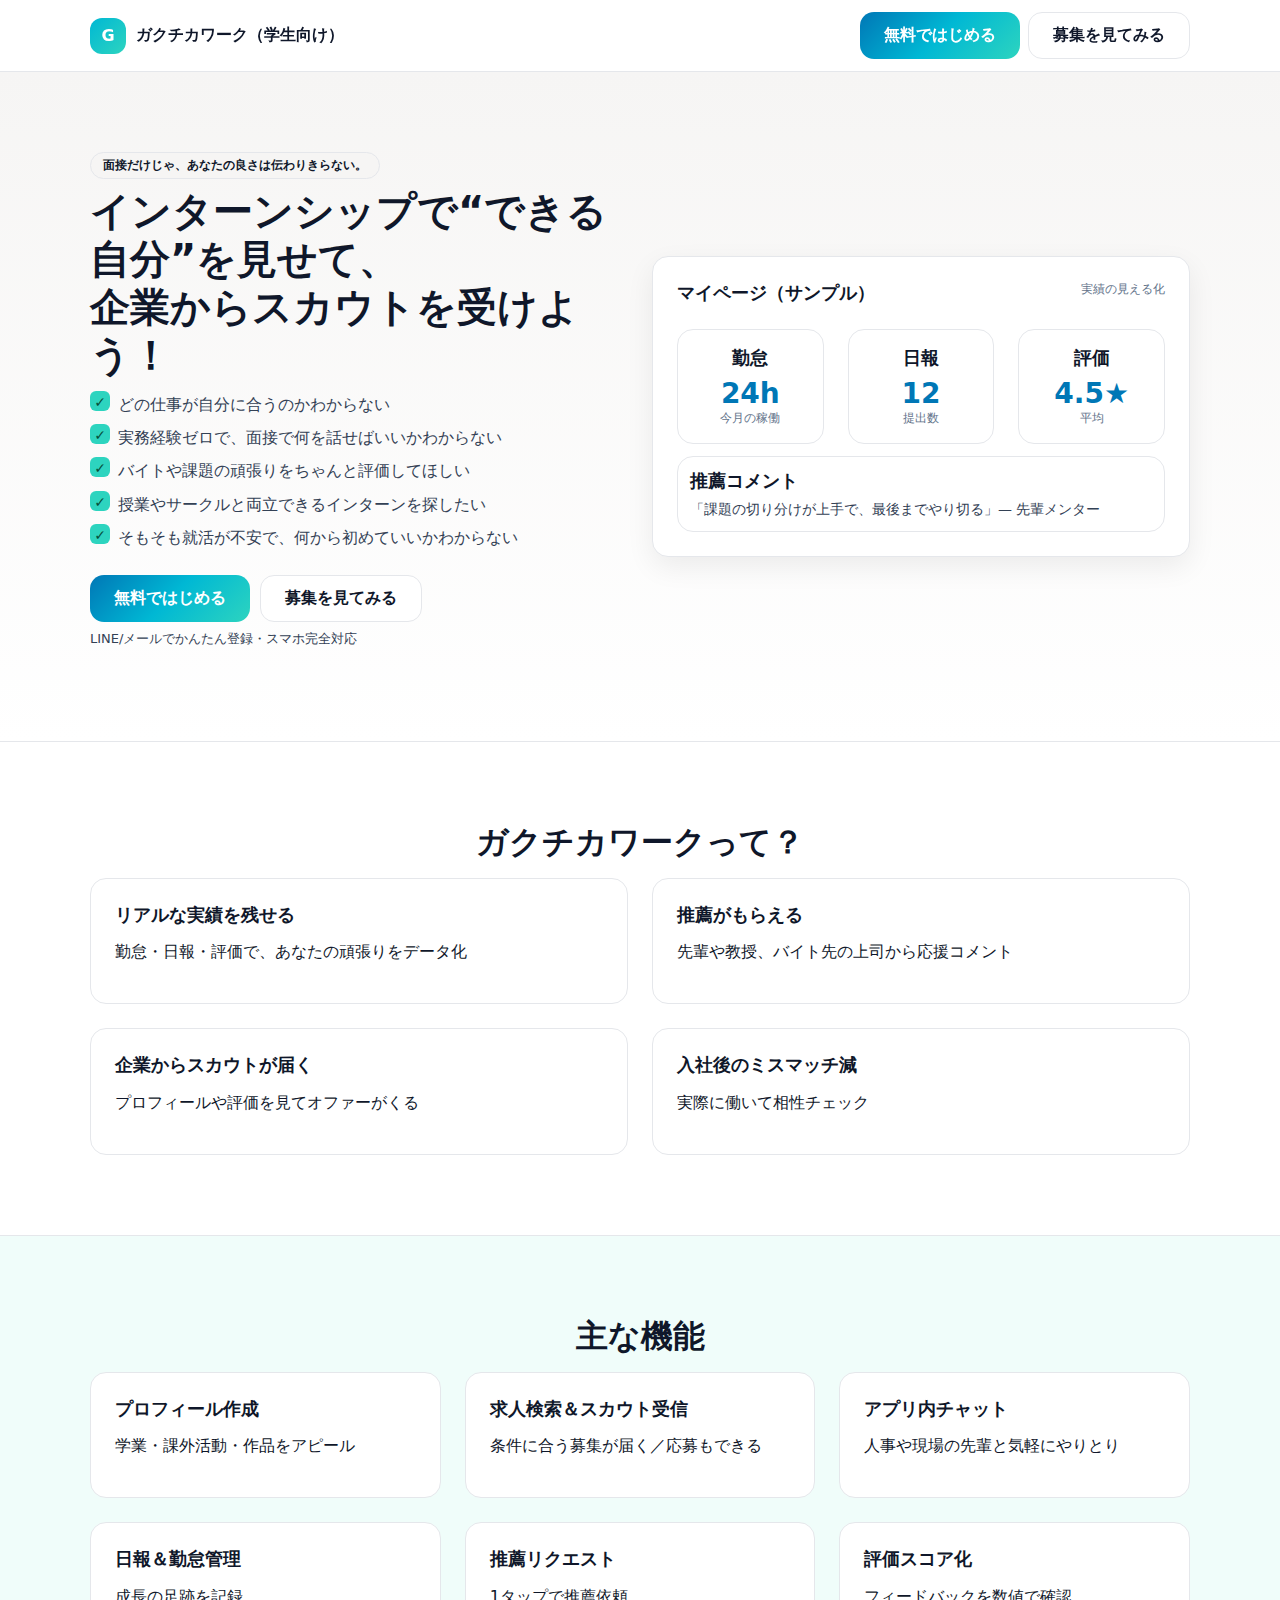
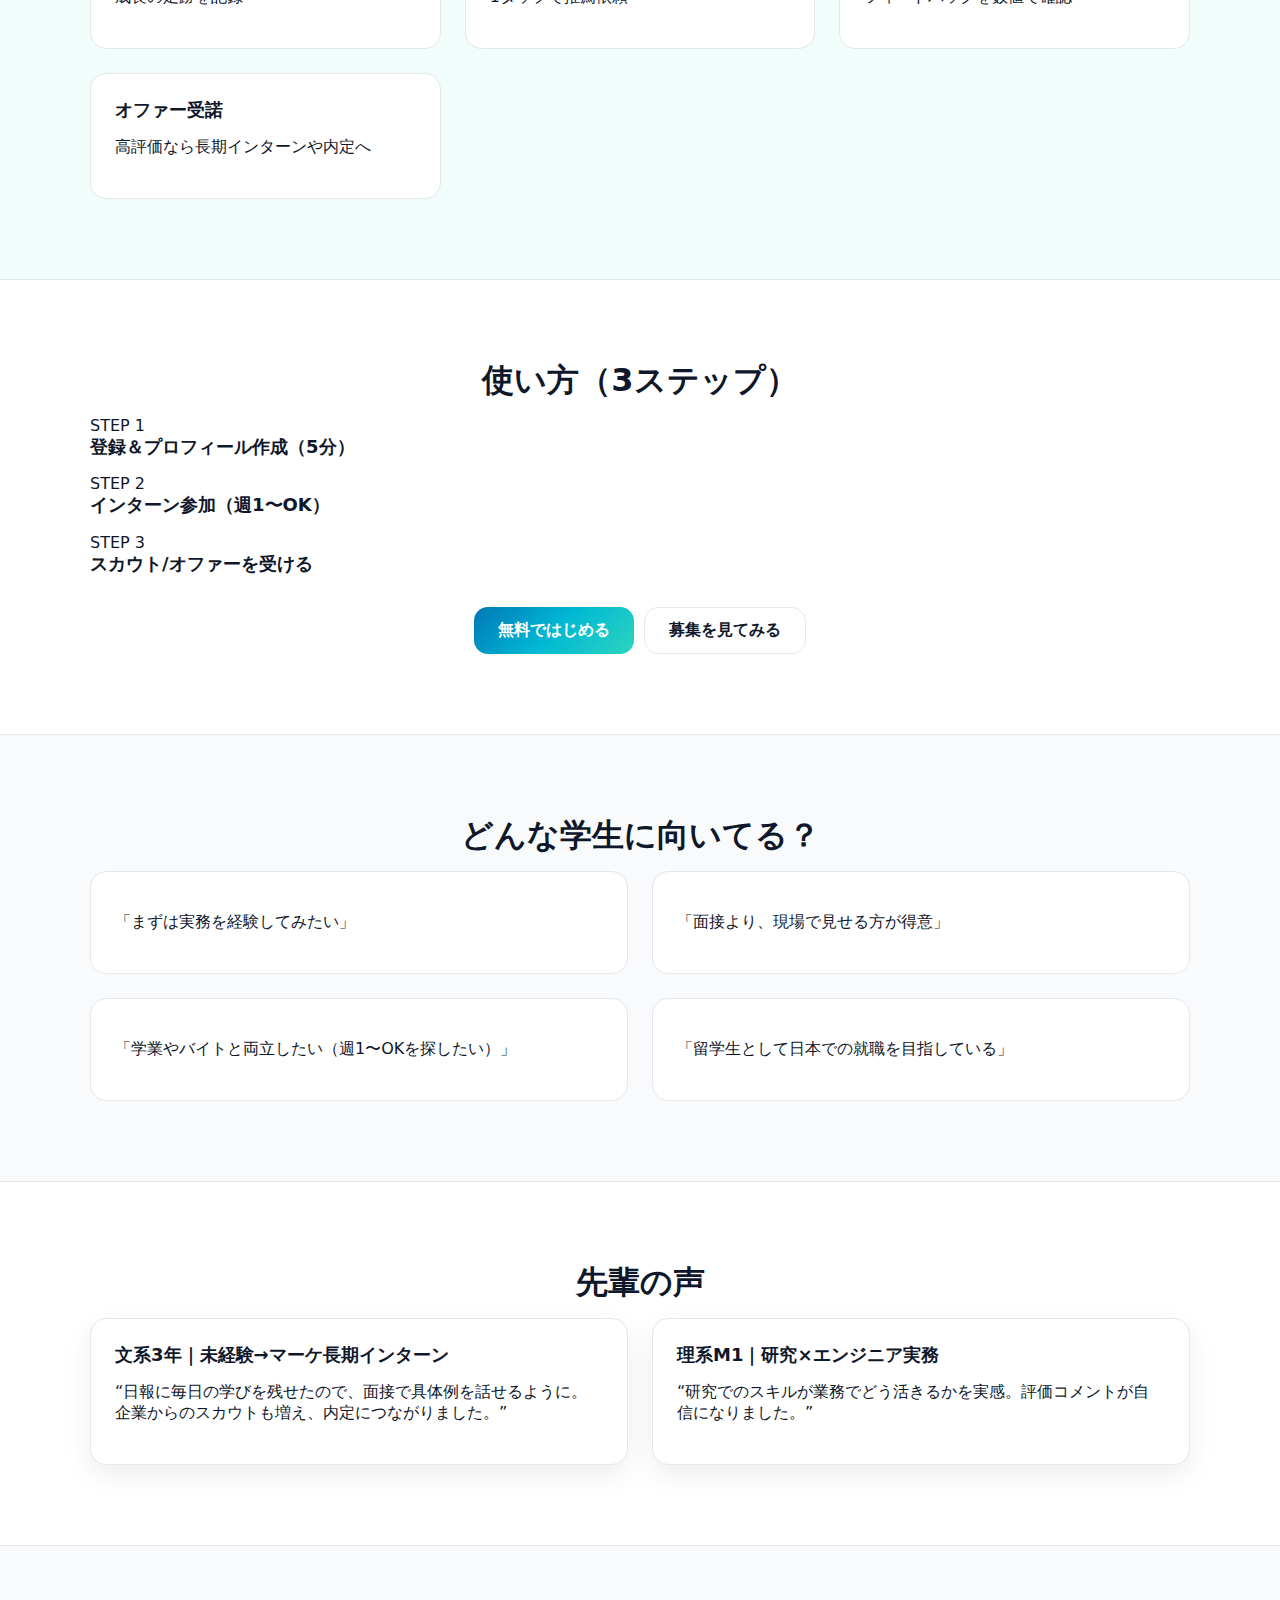
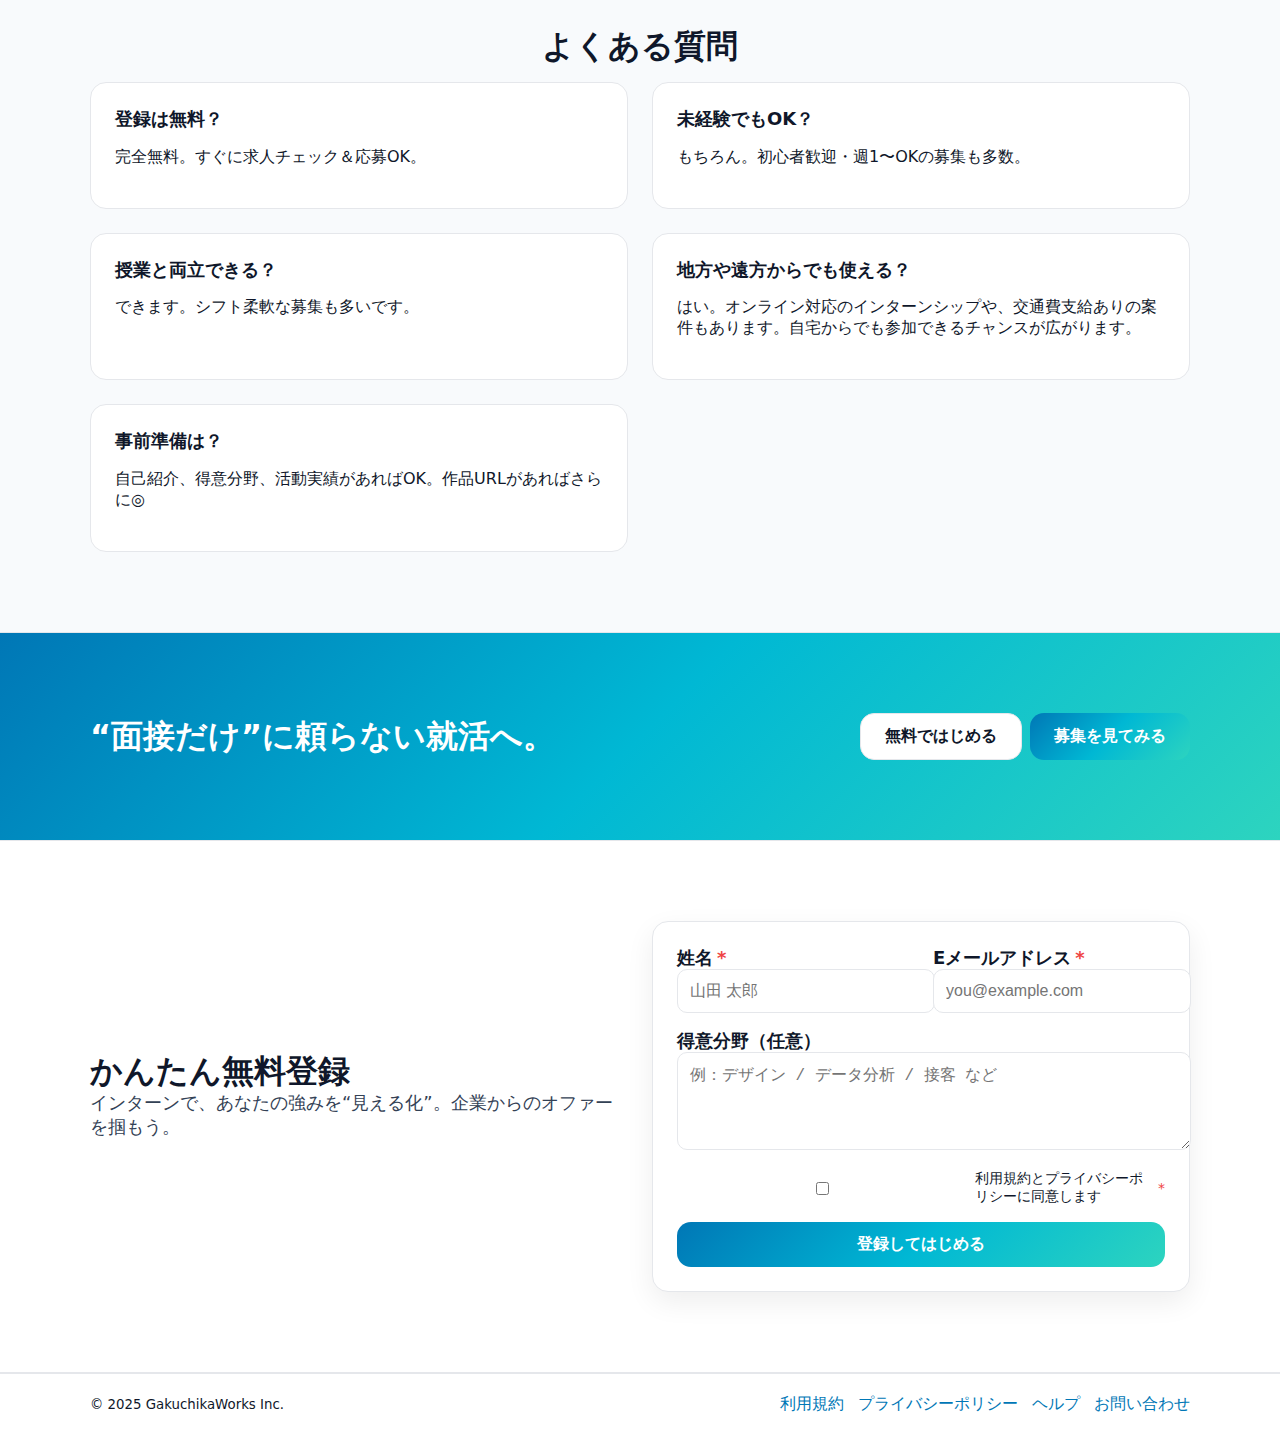
<file: gakuchika_st.html>
<!DOCTYPE html>
<html lang="ja">
<head>
    <meta charset="UTF-8">
    <meta name="viewport" content="width=device-width, initial-scale=1.0">
    <title>ガクチカワーク | 学生向けインターンシップ特化型マッチング</title>
    <link rel="stylesheet" href="style_gakuchika_st.css">   
</head>
<body>
    <!-- Top bar -->
    <header class="top-bar">
        <div class="container top-bar-container">
            <div class="logo"><div class="logo-icon">G</div><strong>ガクチカワーク（学生向け）</strong></div>
            <div class="top-bar-buttons">
                <button class="btn btn-primary" onclick="scrollToId('signup')">無料ではじめる</button>
                <button class="btn btn-outline" onclick="scrollToId('signup')">募集を見てみる</button>
            </div>
        </div>
    </header>

    <!-- Hero -->
    <section class="section hero">
        <div class="container grid grid-2 hero-grid">
            <div>
                <div class="badge">面接だけじゃ、あなたの良さは伝わりきらない。</div>
                <h1 class="h1">インターンシップで“できる自分”を見せて、<br/>企業からスカウトを受けよう！</h1>
                <ul class="hero-list">
                    <li><span class="check-icon">✓</span><span>どの仕事が自分に合うのかわからない</span></li>
                    <li><span class="check-icon">✓</span><span>実務経験ゼロで、面接で何を話せばいいかわからない</span></li>
                    <li><span class="check-icon">✓</span><span>バイトや課題の頑張りをちゃんと評価してほしい</span></li>
                    <li><span class="check-icon">✓</span><span>授業やサークルと両立できるインターンを探したい</span></li>
                    <li><span class="check-icon">✓</span><span>そもそも就活が不安で、何から初めていいかわからない</span></li>
                </ul>
                <div class="hero-buttons">
                    <button class="btn btn-primary" onclick="scrollToId('signup')">無料ではじめる</button>
                    <button class="btn btn-outline" onclick="scrollToId('signup')">募集を見てみる</button>
                </div>
                <p class="hero-note">LINE/メールでかんたん登録・スマホ完全対応</p>
            </div>
            <div class="card shadow ui-mock">
                <div class="ui-mock-header"><span class="h3">マイページ（サンプル）</span><span class="ui-mock-label">実績の見える化</span></div>
                <div class="grid grid-3">
                    <div class="card stat-card"><div class="h3">勤怠</div><div class="stat-value">24h</div><div class="stat-label">今月の稼働</div></div>
                    <div class="card stat-card"><div class="h3">日報</div><div class="stat-value">12</div><div class="stat-label">提出数</div></div>
                    <div class="card stat-card"><div class="h3">評価</div><div class="stat-value">4.5★</div><div class="stat-label">平均</div></div>
                </div>
                <div class="card" style="margin-top: 12px; padding: 12px;"><div class="h3">推薦コメント</div><p class="comment-text">「課題の切り分けが上手で、最後までやり切る」— 先輩メンター</p></div>
            </div>
        </div>
    </section>

    <!-- What -->
    <section class="section" style="background: #fff;">
        <div class="container">
            <h2 class="h2">ガクチカワークって？</h2>
            <div class="grid grid-2" style="margin-top: 16px; align-items: center;">
                <div class="card"><div class="h3">リアルな実績を残せる</div><p>勤怠・日報・評価で、あなたの頑張りをデータ化</p></div>
                <div class="card"><div class="h3">推薦がもらえる</div><p>先輩や教授、バイト先の上司から応援コメント</p></div>
                <div class="card"><div class="h3">企業からスカウトが届く</div><p>プロフィールや評価を見てオファーがくる</p></div>
                <div class="card"><div class="h3">入社後のミスマッチ減</div><p>実際に働いて相性チェック</p></div>
            </div>
        </div>
    </section>

    <!-- Features -->
    <section class="section" style="background: #F0FDFA;">
        <div class="container">
            <h2 class="h2">主な機能</h2>
            <div class="grid grid-3" style="margin-top: 16px;">
                <div class="card"><div class="h3">プロフィール作成</div><p>学業・課外活動・作品をアピール</p></div>
                <div class="card"><div class="h3">求人検索＆スカウト受信</div><p>条件に合う募集が届く／応募もできる</p></div>
                <div class="card"><div class="h3">アプリ内チャット</div><p>人事や現場の先輩と気軽にやりとり</p></div>
                <div class="card"><div class="h3">日報＆勤怠管理</div><p>成長の足跡を記録</p></div>
                <div class="card"><div class="h3">推薦リクエスト</div><p>1タップで推薦依頼</p></div>
                <div class="card"><div class="h3">評価スコア化</div><p>フィードバックを数値で確認</p></div>
                <div class="card"><div class="h3">オファー受諾</div><p>高評価なら長期インターンや内定へ</p></div>
            </div>
        </div>
    </section>

    <!-- Steps -->
    <section class="section" style="background: #fff;">
        <div class="container">
            <h2 class="h2">使い方（3ステップ）</h2>
            <ol class="steps-list">
                <li><div class="chip">STEP 1</div><div class="h3">登録＆プロフィール作成（5分）</div></li>
                <li><div class="chip">STEP 2</div><div class="h3">インターン参加（週1〜OK）</div></li>
                <li><div class="chip">STEP 3</div><div class="h3">スカウト/オファーを受ける</div></li>
            </ol>
            <div class="hero-buttons" style="justify-content: center;">
                <button class="btn btn-primary" onclick="scrollToId('signup')">無料ではじめる</button>
                <button class="btn btn-outline" onclick="scrollToId('signup')">募集を見てみる</button>
            </div>
        </div>
    </section>

    <!-- For Who -->
    <section class="section" style="background: #F8FAFC;">
        <div class="container">
            <h2 class="h2">どんな学生に向いてる？</h2>
            <div class="grid grid-2" style="margin-top: 16px;">
                <div class="card"><p>「まずは実務を経験してみたい」</p></div>
                <div class="card"><p>「面接より、現場で見せる方が得意」</p></div>
                <div class="card"><p>「学業やバイトと両立したい（週1〜OKを探したい）」</p></div>
                <div class="card"><p>「留学生として日本での就職を目指している」</p></div>
            </div>
        </div>
    </section>

    <!-- Voices -->
    <section class="section" style="background: #fff;">
        <div class="container">
            <h2 class="h2">先輩の声</h2>
            <div class="grid grid-2" style="margin-top: 16px;">
                <div class="card shadow"><div class="h3">文系3年｜未経験→マーケ長期インターン</div><p>“日報に毎日の学びを残せたので、面接で具体例を話せるように。企業からのスカウトも増え、内定につながりました。”</p></div>
                <div class="card shadow"><div class="h3">理系M1｜研究×エンジニア実務</div><p>“研究でのスキルが業務でどう活きるかを実感。評価コメントが自信になりました。”</p></div>
            </div>
        </div>
    </section>

    <!-- FAQ -->
    <section class="section" style="background: #F8FAFC;">
        <div class="container">
            <h2 class="h2">よくある質問</h2>
            <div class="grid grid-2" style="margin-top: 16px;">
                <div class="card"><div class="h3">登録は無料？</div><p>完全無料。すぐに求人チェック＆応募OK。</p></div>
                <div class="card"><div class="h3">未経験でもOK？</div><p>もちろん。初心者歓迎・週1〜OKの募集も多数。</p></div>
                <div class="card"><div class="h3">授業と両立できる？</div><p>できます。シフト柔軟な募集も多いです。</p></div>
                <div class="card"><div class="h3">地方や遠方からでも使える？</div><p>はい。オンライン対応のインターンシップや、交通費支給ありの案件もあります。自宅からでも参加できるチャンスが広がります。</p></div>
                <div class="card"><div class="h3">事前準備は？</div><p>自己紹介、得意分野、活動実績があればOK。作品URLがあればさらに◎</p></div>
            </div>
        </div>
    </section>

    <!-- CTA band -->
    <section class="cta-band section">
        <div class="container cta-band-container">
            <h2 class="h2" style="color: #fff; margin: 0;">“面接だけ”に頼らない就活へ。</h2>
            <div class="cta-band-buttons">
                <button class="btn btn-outline" onclick="scrollToId('signup')">無料ではじめる</button>
                <button class="btn btn-primary" onclick="scrollToId('signup')">募集を見てみる</button>
            </div>
        </div>
    </section>

    <!-- Sign up Form -->
    <section id="signup" class="section" style="background: #ffffff;">
        <div class="container grid grid-2 form-grid">
            <div>
                <h2 class="h2" style="text-align:left;">かんたん無料登録</h2>
                <p class="lead" style="text-align:left;">インターンで、あなたの強みを“見える化”。企業からのオファーを掴もう。</p>
            </div>
            <form id="inquiryForm" class="card shadow">
                <!-- Hidden fields to match the 'お問い合わせ一覧' sheet structure -->
                <input type="hidden" name="landingPageID" value="Gakuchika_Work Students">
                <input type="hidden" name="inquiryType" value="学生登録">
                <input type="hidden" name="detailType" value="">
                <input type="hidden" name="companyName" value="">
                <input type="hidden" name="furigana" value="">
                <input type="hidden" name="departmentName" value="">
                <input type="hidden" name="phoneNumber" value="">

                <div class="grid grid-2">
                    <div><label class="h3">姓名<span class="required">*</span></label><input name="fullName" required placeholder="山田 太郎" /></div>
                    <div><label class="h3">Eメールアドレス<span class="required">*</span></label><input name="email" required type="email" placeholder="you@example.com" /></div>
                </div>
                <div><label class="h3">得意分野（任意）</label><textarea name="message" rows="4" placeholder="例：デザイン / データ分析 / 接客 など"></textarea></div>
                <label class="agree-label"><input type="checkbox" required/> 利用規約とプライバシーポリシーに同意します<span class="required">*</span></label>
                <button class="btn btn-primary" type="submit" id="submitButton" style="width:100%;">登録してはじめる</button>
            </form>
        </div>
    </section>

    <!-- Footer -->
    <footer class="footer">
        <div class="container footer-container">
            <small>&copy; 2025 GakuchikaWorks Inc.</small>
            <nav class="footer-nav"><a href="#">利用規約</a><a href="#">プライバシーポリシー</a><a href="#">ヘルプ</a><a href="#">お問い合わせ</a></nav>
        </div>
    </footer>
    
    <script src="script_gakuchika_st.js"></script>
</body>
</html>
</file>
<file: style_gakuchika_st.css>
:root {
        --primary: #00B8D4; --primary-deep: #0077B6; --emerald: #2DD4BF;
        --sand: #F6F5F4; --ink: #0F172A; --border: #E5E7EB; --text-muted: #334155;
    }
    body { font-family: system-ui, -apple-system, 'Segoe UI', Roboto, 'Noto Sans JP', sans-serif; color: var(--ink); margin: 0; }
    .container { max-width: 1100px; margin: 0 auto; padding: 0 24px; }
    .btn { border: none; border-radius: 14px; padding: 12px 24px; cursor: pointer; font-weight: 700; font-size: 1rem; transition: transform 0.2s, box-shadow 0.2s; }
    .btn:hover { transform: translateY(-2px); box-shadow: 0 4px 12px rgba(0,0,0,0.1); }
    .btn:disabled { background: #9CA3AF; cursor: not-allowed; }
    .btn-primary { background: linear-gradient(135deg, var(--primary-deep), var(--primary), var(--emerald)); color: #fff; }
    .btn-outline { background: #fff; border: 1px solid var(--border); color: var(--ink); }
    .badge { display: inline-block; border-radius: 9999px; padding: 4px 12px; font-size: 12px; font-weight: 700; background: var(--sand); border: 1px solid var(--border); }
    .section { padding: 80px 0; border-bottom: 1px solid var(--border); }
    .h1 { font-size: 40px; line-height: 1.2; margin: 8px 0 12px; font-weight: 900; }
    .h2 { font-size: 32px; line-height: 1.25; margin: 0 0 16px; font-weight: 800; text-align: center; }
    .h3 { font-size: 18px; line-height: 1.3; margin: 0 0 8px; font-weight: 700; }
    .lead { font-size: 18px; color: var(--text-muted); text-align: center; max-width: 700px; margin: -16px auto 24px auto; }
    .card { border: 1px solid var(--border); border-radius: 16px; background: #fff; padding: 24px; }
    .shadow { box-shadow: 0 10px 28px rgba(0,0,0,.07); }
    .grid { display: grid; gap: 24px; }
    .grid-2 { grid-template-columns: 1fr; }
    .grid-3 { grid-template-columns: 1fr; }
    @media(min-width: 768px) { .grid-2 { grid-template-columns: 1fr 1fr; } .grid-3 { grid-template-columns: repeat(3, 1fr); } }
    .top-bar { position: sticky; top: 0; z-index: 50; background: rgba(255,255,255,0.8); backdrop-filter: blur(8px); border-bottom: 1px solid var(--border); }
    .top-bar-container { display: flex; align-items: center; justify-content: space-between; padding: 12px 24px; }
    .logo { display: flex; align-items: center; gap: 10px; }
    .logo-icon { width: 36px; height: 36px; border-radius: 12px; background: linear-gradient(135deg, var(--primary), var(--emerald)); color: #fff; display: grid; place-items: center; font-weight: 900; }
    .top-bar-buttons { display: none; }
    @media(min-width: 768px) { .top-bar-buttons { display: flex; gap: 8px; } }
    .hero { background: linear-gradient(180deg, var(--sand) 0%, #fff 100%); }
    .hero-grid { align-items: center; }
    .hero-list { margin-top: 12px; color: var(--text-muted); line-height: 1.7; list-style: none; padding: 0; }
    .hero-list li { display: flex; align-items: flex-start; gap: 8px; margin-bottom: 6px; }
    .check-icon { width: 20px; height: 20px; border-radius: 6px; background: var(--emerald); color: #064E3B; display: grid; place-items: center; font-size: 14px; flex-shrink: 0; }
    .hero-buttons { display: flex; gap: 10px; margin-top: 24px; flex-wrap: wrap; }
    .hero-note { margin-top: 8px; color: var(--text-muted); font-size: 13px; }
    .ui-mock { padding: 24px; }
    .ui-mock-header { display: flex; justify-content: space-between; margin-bottom: 16px; }
    .ui-mock-label { font-size: 12px; color: #64748B; }
    .stat-card { padding: 16px; text-align: center; }
    .stat-value { font-size: 28px; font-weight: 800; color: var(--primary-deep); }
    .stat-label { font-size: 12px; color: #64748B; }
    .comment-text { font-size: 14px; color: var(--text-muted); margin:0; }
    .steps-list { list-style: none; padding: 0; display: grid; gap: 8px; margin-top: 12px; }
    .cta-band { background: linear-gradient(135deg, var(--primary-deep), var(--primary), var(--emerald)); color: #fff; }
    .cta-band-container { display: flex; flex-wrap: wrap; align-items: center; justify-content: center; gap: 24px; text-align: center; }
    @media(min-width: 768px) { .cta-band-container { justify-content: space-between; text-align: left; } }
    .cta-band-buttons { display: flex; gap: 8px; }
    .form-grid { align-items: center; }
    #inquiryForm { padding: 24px; display: flex; flex-direction: column; gap: 16px; }
    #inquiryForm input, #inquiryForm select, #inquiryForm textarea { width: 100%; padding: 12px; border: 1px solid var(--border); border-radius: 10px; font-size: 1rem; }
    #inquiryForm .required { color: #EF4444; margin-left: 4px; }
    .agree-label { display: flex; align-items: center; gap: 8px; font-size: 14px; }
    .footer { border-top: 1px solid var(--border); background: #fff; }
    .footer-container { padding: 20px 24px; display: flex; justify-content: space-between; flex-wrap: wrap; gap: 8px; align-items: center; }
    .footer-nav { display: flex; gap: 14px; }
    .footer-nav a { color: var(--primary-deep); text-decoration: none; }
    .hidden { display: none; }
</file>
